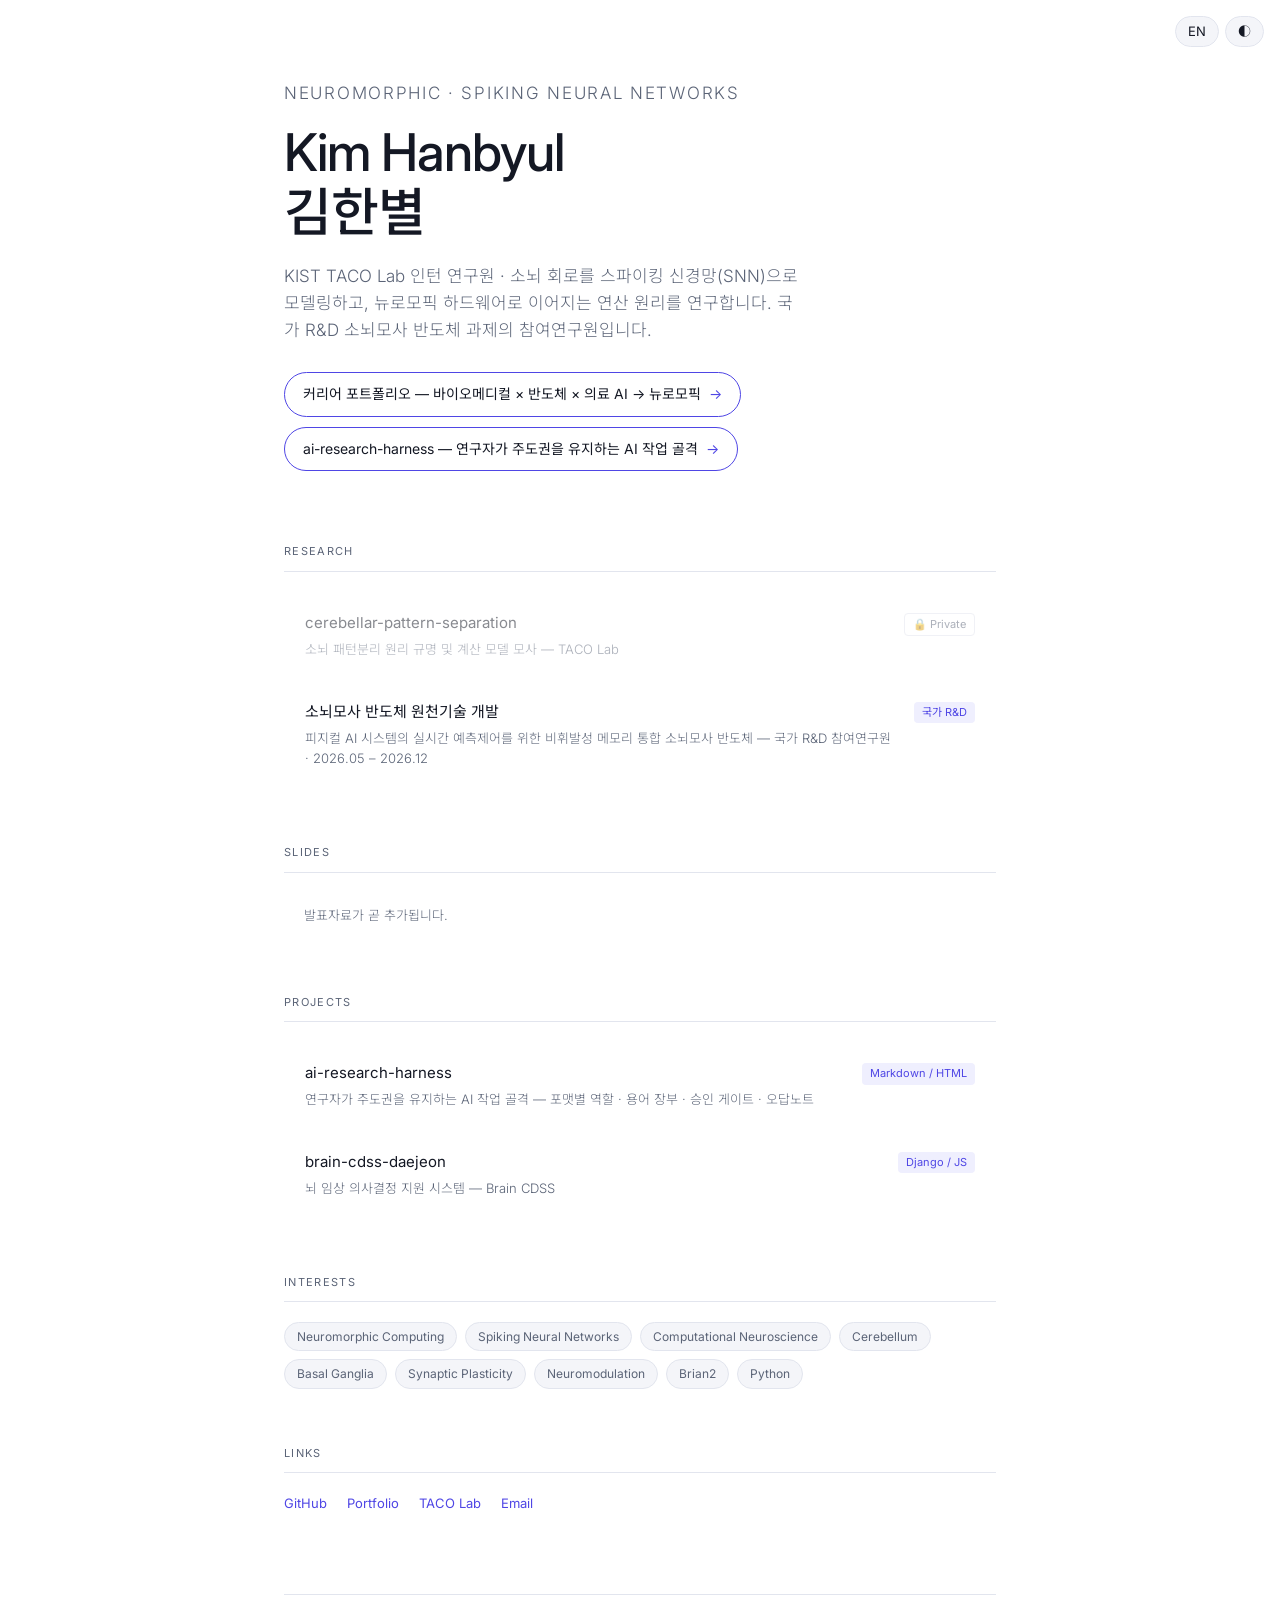
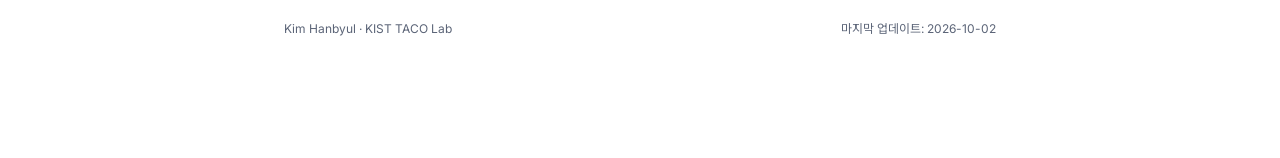
<file: index.html>
<!DOCTYPE html>
<html lang="ko">
<head>
  <meta charset="UTF-8">
  <meta name="viewport" content="width=device-width, initial-scale=1.0">
  <title>Kim Hanbyul — Neuromorphic · Spiking Neural Networks</title>
  <meta name="description" content="KIST TACO Lab · 소뇌 회로를 스파이킹 신경망(SNN)으로 모델링하고 뉴로모픽 하드웨어로 이어지는 연산 원리를 연구하는 김한별의 개인 페이지입니다.">
  <meta property="og:title" content="Kim Hanbyul — Neuromorphic · Spiking Neural Networks">
  <meta property="og:description" content="KIST TACO Lab · 소뇌 회로를 스파이킹 신경망(SNN)으로 모델링하고, 뉴로모픽 하드웨어로 이어지는 연산 원리를 연구합니다.">
  <meta property="og:url" content="https://kimhanbyul2000.github.io">
  <meta property="og:type" content="website">
  <!-- 미리보기 이미지는 CV_Portfolio 저장소의 src/render.py 가 만든다 -->
  <meta property="og:image" content="https://kimhanbyul2000.github.io/CV_Portfolio/assets/img/og.png">
  <meta property="og:image:width" content="1200">
  <meta property="og:image:height" content="630">
  <meta name="twitter:card" content="summary_large_image">
  <link rel="icon" href="favicon.svg" type="image/svg+xml">
  <link rel="preconnect" href="https://fonts.googleapis.com">
  <link href="https://fonts.googleapis.com/css2?family=Noto+Sans+KR:wght@300;400;500&family=Inter:wght@300;400;500&display=swap" rel="stylesheet">
  <link rel="stylesheet" href="css/style.css">
  <script>
    // 저장된 테마·언어를 그리기 전에 적용한다(깜빡임 방지). 저장이 막혀 있어도 기본값으로 동작한다.
    // 두 값 모두 같은 도메인의 /CV_Portfolio/ 와 공유된다.
    try {
      var t = localStorage.getItem("theme"); if (t) document.documentElement.dataset.theme = t;
      var l = localStorage.getItem("lang"); if (l) document.documentElement.dataset.lang = l;
    } catch (e) {}
  </script>
  <style>
    body { min-height: 100vh; }

    @keyframes fadeIn {
      from { opacity: 0; transform: translateY(12px); }
      to   { opacity: 1; transform: none; }
    }

    .container {
      max-width: 760px;
      margin: 0 auto;
      padding: 80px 24px 120px;
      animation: fadeIn 0.5s ease;
    }

    /* Hero */
    .hero { margin-bottom: 72px; }

    .hero-label {
      font-size: 13px;
      letter-spacing: 0.1em;
      text-transform: uppercase;
      color: var(--accent-light);
      margin-bottom: 16px;
    }

    .hero h1 {
      font-size: clamp(32px, 6vw, 52px);
      font-weight: 500;
      letter-spacing: -0.02em;
      line-height: 1.15;
      margin-bottom: 20px;
    }

    .hero p {
      font-size: 17px;
      color: var(--muted);
      max-width: 520px;
      font-weight: 300;
    }

    .hero-actions { margin-top: 28px; display: flex; flex-wrap: wrap; gap: 10px; }

    .btn-portfolio {
      display: inline-flex;
      align-items: center;
      gap: 8px;
      font-size: 14px;
      color: var(--text);
      text-decoration: none;
      padding: 10px 18px;
      border: 1px solid var(--accent);
      border-radius: 999px;
      transition: background 0.15s;
    }

    .btn-portfolio:hover { background: var(--surface); }
    .btn-portfolio .arrow { color: var(--accent-light); }

    /* 언어: 문구는 lang="ko"/"en" 쌍으로 두고 선택되지 않은 쪽을 숨긴다 */
    :root:not([data-lang="en"]) body [lang="en"] { display: none !important; }
    :root[data-lang="en"] body [lang="ko"] { display: none !important; }

    /* Theme / language toggle */
    .toolbar {
      position: fixed;
      top: 16px;
      right: 16px;
      display: flex;
      gap: 6px;
      z-index: 10;
    }

    .theme-toggle {
      appearance: none;
      border: 1px solid var(--border);
      background: var(--surface);
      color: var(--text);
      border-radius: 999px;
      padding: 4px 12px;
      font: inherit;
      font-size: 13px;
      cursor: pointer;
    }

    /* Section */
    section { margin-bottom: 56px; }

    .section-title {
      font-size: 11px;
      letter-spacing: 0.12em;
      text-transform: uppercase;
      color: var(--muted);
      margin-bottom: 20px;
      padding-bottom: 10px;
      border-bottom: 1px solid var(--border);
    }

    /* Cards */
    .card-list { display: flex; flex-direction: column; gap: 2px; }

    .card {
      display: flex;
      justify-content: space-between;
      align-items: flex-start;
      padding: 18px 20px;
      border-radius: 8px;
      text-decoration: none;
      color: var(--text);
      transition: background 0.15s;
      border: 1px solid transparent;
    }

    .card:hover {
      background: var(--surface);
      border-color: var(--border);
    }

    .card-left { flex: 1; }

    .card-name {
      font-size: 15px;
      font-weight: 400;
      margin-bottom: 4px;
    }

    .card-desc {
      font-size: 13px;
      color: var(--muted);
      font-weight: 300;
    }

    .card-tag {
      font-size: 11px;
      color: var(--accent-light);
      background: rgba(99, 102, 241, 0.1);
      padding: 2px 8px;
      border-radius: 4px;
      white-space: nowrap;
      margin-left: 16px;
      margin-top: 2px;
    }

    .card-private {
      cursor: default;
      opacity: 0.5;
    }

    .card-static { cursor: default; }

    .card-private:hover {
      background: transparent;
      border-color: transparent;
    }

    .tag-private {
      font-size: 11px;
      color: var(--muted);
      background: transparent;
      border: 1px solid var(--border);
      padding: 2px 8px;
      border-radius: 4px;
      white-space: nowrap;
      margin-left: 16px;
      margin-top: 2px;
    }

    /* Slides empty state */
    .slides-empty {
      font-size: 13px;
      color: var(--muted);
      padding: 12px 20px;
      font-weight: 300;
    }

    /* Tags */
    .tag-list { display: flex; flex-wrap: wrap; gap: 8px; }

    .tag {
      font-size: 12px;
      color: var(--muted);
      background: var(--surface);
      border: 1px solid var(--border);
      padding: 4px 12px;
      border-radius: 20px;
    }

    /* Links */
    .link-list { display: flex; gap: 20px; flex-wrap: wrap; }

    .ext-link {
      font-size: 13px;
      color: var(--accent-light);
      text-decoration: none;
    }

    .ext-link:hover { text-decoration: underline; }

    /* Footer */
    footer {
      margin-top: 80px;
      padding-top: 24px;
      border-top: 1px solid var(--border);
      font-size: 12px;
      color: var(--muted);
      display: flex;
      justify-content: space-between;
      flex-wrap: wrap;
      gap: 8px;
    }
  </style>
</head>
<body>
<div class="toolbar">
  <button class="theme-toggle" id="lang" type="button" aria-label="언어 전환 / Switch language">EN</button>
  <button class="theme-toggle" id="theme" type="button" aria-label="테마 전환 (라이트 / 다크)">◐</button>
</div>
<div class="container">

  <div class="hero">
    <p class="hero-label">Neuromorphic · Spiking Neural Networks</p>
    <h1>Kim Hanbyul<br>김한별</h1>
    <p lang="ko">KIST TACO Lab 인턴 연구원 · 소뇌 회로를 스파이킹 신경망(SNN)으로 모델링하고, 뉴로모픽 하드웨어로 이어지는 연산 원리를 연구합니다. 국가 R&amp;D 소뇌모사 반도체 과제의 참여연구원입니다.</p>
    <p lang="en">Research Intern at KIST TACO Lab · I model cerebellar circuits as spiking neural networks (SNNs) and study the computational principles that carry over to neuromorphic hardware. Participating researcher in a national R&amp;D project on cerebellum-inspired semiconductors.</p>
    <div class="hero-actions">
      <a class="btn-portfolio" href="CV_Portfolio/"><span lang="ko">커리어 포트폴리오 — 바이오메디컬 × 반도체 × 의료 AI → 뉴로모픽</span><span lang="en">Career portfolio — Biomedical × Semiconductor × Medical AI → Neuromorphic</span> <span class="arrow">→</span></a>
      <a class="btn-portfolio" href="ai-research-harness/"><span lang="ko">ai-research-harness — 연구자가 주도권을 유지하는 AI 작업 골격</span><span lang="en">ai-research-harness — an AI workflow scaffold that keeps the researcher in charge</span> <span class="arrow">→</span></a>
    </div>
  </div>

  <section>
    <p class="section-title">Research</p>
    <div class="card-list">
      <div class="card card-private">
        <div class="card-left">
          <div class="card-name">cerebellar-pattern-separation</div>
          <div class="card-desc"><span lang="ko">소뇌 패턴분리 원리 규명 및 계산 모델 모사</span><span lang="en">Uncovering cerebellar pattern separation and reproducing it in computational models</span> — TACO Lab</div>
        </div>
        <span class="tag-private">🔒 Private</span>
      </div>
      <div class="card card-static">
        <div class="card-left">
          <div class="card-name"><span lang="ko">소뇌모사 반도체 원천기술 개발</span><span lang="en">Cerebellum-inspired semiconductor technology</span></div>
          <div class="card-desc"><span lang="ko">피지컬 AI 시스템의 실시간 예측제어를 위한 비휘발성 메모리 통합 소뇌모사 반도체 — 국가 R&amp;D 참여연구원 · 2026.05 – 2026.12</span><span lang="en">Cerebellum-inspired semiconductors integrated with non-volatile memory for real-time predictive control of physical AI systems — participating researcher, national R&amp;D · May – Dec 2026</span></div>
        </div>
        <span class="card-tag"><span lang="ko">국가 R&amp;D</span><span lang="en">National R&amp;D</span></span>
      </div>
    </div>
  </section>

  <section>
    <p class="section-title">Slides</p>
    <div class="card-list">
      <!-- 발표자료 추가 시 아래 형식으로 카드를 삽입하세요:
      <a class="card" href="slides/YYYY-주제/">
        <div class="card-left">
          <div class="card-name">발표 제목</div>
          <div class="card-desc">학회명 · YYYY-MM-DD</div>
        </div>
        <span class="card-tag">학회</span>
      </a>
      -->
      <p class="slides-empty"><span lang="ko">발표자료가 곧 추가됩니다.</span><span lang="en">Slides coming soon.</span></p>
    </div>
  </section>

  <section>
    <p class="section-title">Projects</p>
    <div class="card-list">
      <a class="card" href="https://github.com/KimHanbyul2000/ai-research-harness">
        <div class="card-left">
          <div class="card-name">ai-research-harness</div>
          <div class="card-desc"><span lang="ko">연구자가 주도권을 유지하는 AI 작업 골격 — 포맷별 역할 · 용어 장부 · 승인 게이트 · 오답노트</span><span lang="en">An AI workflow scaffold that keeps the researcher in charge — format roles · glossary · approval gates · error log</span></div>
        </div>
        <span class="card-tag">Markdown / HTML</span>
      </a>
      <a class="card" href="https://github.com/KimHanbyul2000/brain-cdss-daejeon">
        <div class="card-left">
          <div class="card-name">brain-cdss-daejeon</div>
          <div class="card-desc"><span lang="ko">뇌 임상 의사결정 지원 시스템</span><span lang="en">Brain clinical decision support system</span> — Brain CDSS</div>
        </div>
        <span class="card-tag">Django / JS</span>
      </a>
    </div>
  </section>

  <section>
    <p class="section-title">Interests</p>
    <div class="tag-list">
      <span class="tag">Neuromorphic Computing</span>
      <span class="tag">Spiking Neural Networks</span>
      <span class="tag">Computational Neuroscience</span>
      <span class="tag">Cerebellum</span>
      <span class="tag">Basal Ganglia</span>
      <span class="tag">Synaptic Plasticity</span>
      <span class="tag">Neuromodulation</span>
      <span class="tag">Brian2</span>
      <span class="tag">Python</span>
    </div>
  </section>

  <section>
    <p class="section-title">Links</p>
    <div class="link-list">
      <a class="ext-link" href="https://github.com/KimHanbyul2000">GitHub</a>
      <a class="ext-link" href="CV_Portfolio/">Portfolio</a>
      <a class="ext-link" href="https://taco-lab.net">TACO Lab</a>
      <a class="ext-link" href="mailto:rlagksquf1208@gmail.com">Email</a>
    </div>
  </section>

  <footer>
    <span>Kim Hanbyul · KIST TACO Lab</span>
    <span><span lang="ko">마지막 업데이트</span><span lang="en">Last updated</span>: <time id="updated" datetime="2026-10-02">2026-10-02</time></span>
  </footer>

</div>
<script>
  // 테마 전환: 현재 테마(저장값 또는 OS)의 반대로 바꾸고 저장한다
  document.getElementById("theme").onclick = function () {
    var root = document.documentElement;
    var now = root.dataset.theme || (matchMedia("(prefers-color-scheme: dark)").matches ? "dark" : "light");
    root.dataset.theme = now === "dark" ? "light" : "dark";
    try { localStorage.setItem("theme", root.dataset.theme); } catch (e) {}
  };

  // 언어 전환: 기본은 한국어. 버튼에는 바꿀 언어를 표시한다
  var langBtn = document.getElementById("lang");
  function showLang() {
    var en = document.documentElement.dataset.lang === "en";
    langBtn.textContent = en ? "KO" : "EN";
    document.documentElement.lang = en ? "en" : "ko";
  }
  langBtn.onclick = function () {
    var root = document.documentElement;
    root.dataset.lang = root.dataset.lang === "en" ? "ko" : "en";
    try { localStorage.setItem("lang", root.dataset.lang); } catch (e) {}
    showLang();
  };
  showLang();

  // 마지막 업데이트: 기본 브랜치의 최신 커밋 날짜(KST)로 바꾼다. 실패하면 적어 둔 날짜를 그대로 둔다
  fetch("https://api.github.com/repos/KimHanbyul2000/KimHanbyul2000.github.io/commits?per_page=1")
    .then(function (r) { return r.ok ? r.json() : Promise.reject(); })
    .then(function (c) {
      var d = new Date(c[0].commit.committer.date).toLocaleDateString("sv-SE", { timeZone: "Asia/Seoul" });
      var el = document.getElementById("updated");
      el.textContent = d;
      el.setAttribute("datetime", d);
    })
    .catch(function () {});
</script>
</body>
</html>
</file>
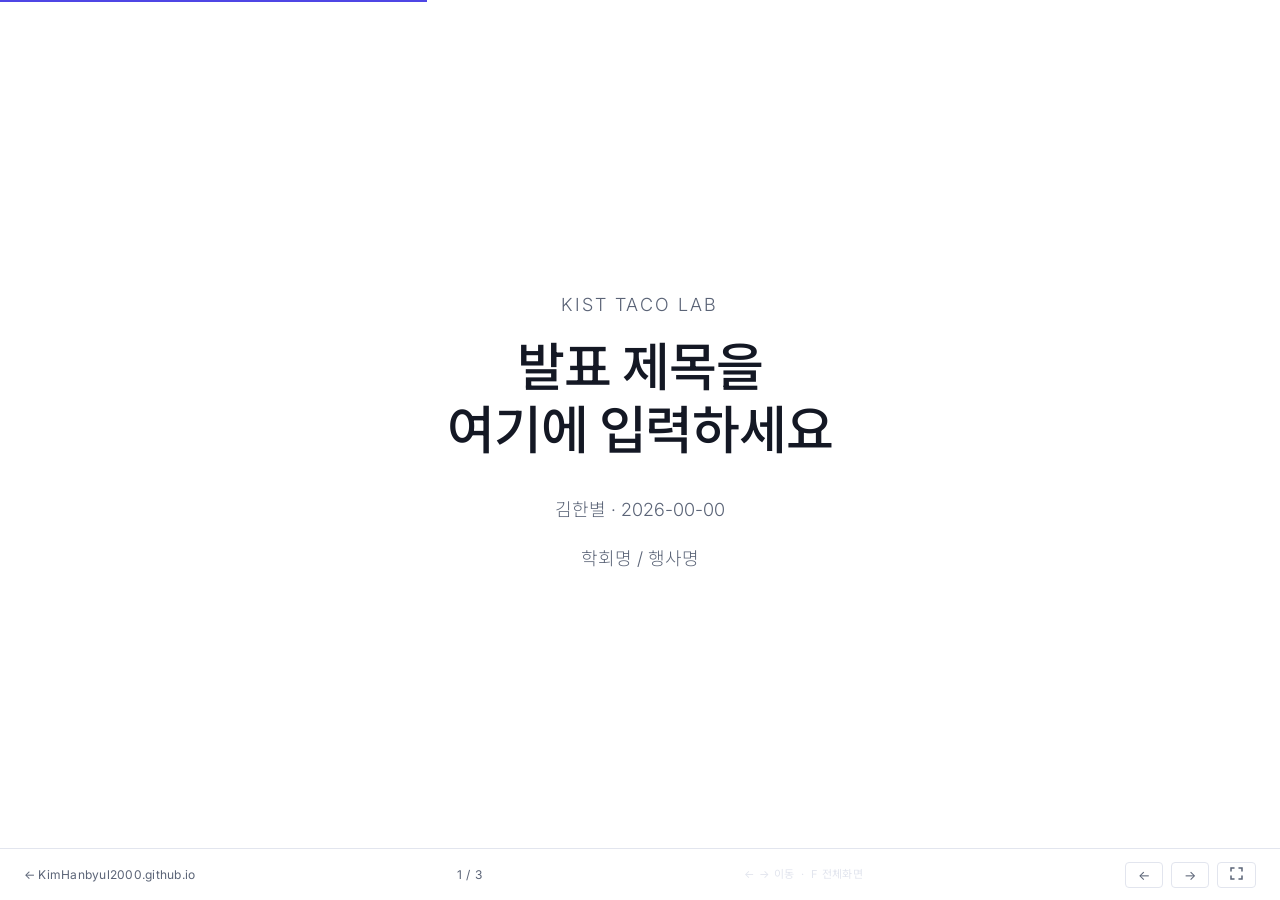
<file: slides/_template/index.html>
<!DOCTYPE html>
<html lang="ko">
<head>
  <meta charset="UTF-8">
  <meta name="viewport" content="width=device-width, initial-scale=1.0">
  <title>발표 제목 — Kim Hanbyul</title>
  <link rel="preconnect" href="https://fonts.googleapis.com">
  <link href="https://fonts.googleapis.com/css2?family=Noto+Sans+KR:wght@300;400;500&family=Inter:wght@300;400;500&display=swap" rel="stylesheet">
  <link rel="stylesheet" href="../../css/style.css">
  <style>
    html, body { height: 100%; overflow: hidden; }

    /* Slides */
    #slides { width: 100%; height: 100vh; position: relative; }

    .slide {
      position: absolute;
      inset: 0;
      display: flex;
      align-items: center;
      justify-content: center;
      padding: 80px 10vw 100px;
      opacity: 0;
      pointer-events: none;
      transition: opacity 0.25s ease;
    }

    .slide.active {
      opacity: 1;
      pointer-events: auto;
    }

    .slide-content { max-width: 860px; width: 100%; }

    /* Title slide */
    .title-slide { text-align: center; }

    .slide-label {
      font-size: 12px;
      letter-spacing: 0.12em;
      text-transform: uppercase;
      color: var(--accent-light);
      margin-bottom: 24px;
    }

    .title-slide h1 {
      font-size: clamp(28px, 5vw, 52px);
      font-weight: 500;
      letter-spacing: -0.02em;
      line-height: 1.2;
      margin-bottom: 32px;
    }

    .slide-author {
      font-size: 16px;
      color: var(--text);
      margin-bottom: 8px;
    }

    .slide-venue {
      font-size: 14px;
      color: var(--muted);
      font-weight: 300;
    }

    /* Content slide */
    .slide-content h2 {
      font-size: clamp(20px, 3vw, 32px);
      font-weight: 500;
      letter-spacing: -0.01em;
      margin-bottom: 36px;
      padding-bottom: 16px;
      border-bottom: 1px solid var(--border);
    }

    .slide-content p {
      font-size: clamp(15px, 2vw, 18px);
      color: var(--muted);
      line-height: 1.8;
      font-weight: 300;
      margin-bottom: 16px;
    }

    .slide-content ul {
      list-style: none;
      display: flex;
      flex-direction: column;
      gap: 16px;
    }

    .slide-content li {
      font-size: clamp(15px, 2vw, 18px);
      color: var(--muted);
      font-weight: 300;
      padding-left: 20px;
      position: relative;
      line-height: 1.6;
    }

    .slide-content li::before {
      content: '—';
      position: absolute;
      left: 0;
      color: var(--accent-light);
    }

    /* Navigation bar */
    .nav {
      position: fixed;
      bottom: 0;
      left: 0;
      right: 0;
      height: 52px;
      display: flex;
      align-items: center;
      justify-content: space-between;
      padding: 0 24px;
      border-top: 1px solid var(--border);
      background: var(--bg);
    }

    .nav-home {
      font-size: 12px;
      color: var(--muted);
      text-decoration: none;
      letter-spacing: 0.02em;
      transition: color 0.15s;
    }

    .nav-home:hover { color: var(--accent-light); }

    .nav-counter {
      font-size: 12px;
      color: var(--muted);
      letter-spacing: 0.05em;
    }

    .nav-arrows { display: flex; gap: 8px; }

    .nav-arrows button {
      background: none;
      border: 1px solid var(--border);
      color: var(--muted);
      padding: 4px 12px;
      border-radius: 4px;
      cursor: pointer;
      font-size: 13px;
      font-family: inherit;
      transition: border-color 0.15s, color 0.15s;
    }

    .nav-arrows button:hover {
      border-color: var(--accent);
      color: var(--accent-light);
    }

    .nav-hint {
      font-size: 11px;
      color: var(--border);
      letter-spacing: 0.03em;
      user-select: none;
    }

    /* Progress bar */
    .progress {
      position: fixed;
      top: 0;
      left: 0;
      height: 2px;
      background: var(--accent);
      transition: width 0.2s;
    }
  </style>
</head>
<body>

<div class="progress" id="progress"></div>

<div id="slides">

  <!-- ① 타이틀 슬라이드 -->
  <section class="slide active">
    <div class="slide-content title-slide">
      <p class="slide-label">KIST TACO Lab</p>
      <h1>발표 제목을<br>여기에 입력하세요</h1>
      <p class="slide-author">김한별 · 2026-00-00</p>
      <p class="slide-venue">학회명 / 행사명</p>
    </div>
  </section>

  <!-- ② 내용 슬라이드 예시 -->
  <section class="slide">
    <div class="slide-content">
      <h2>슬라이드 제목</h2>
      <ul>
        <li>첫 번째 항목 — 설명을 여기에 작성합니다.</li>
        <li>두 번째 항목 — 설명을 여기에 작성합니다.</li>
        <li>세 번째 항목 — 설명을 여기에 작성합니다.</li>
      </ul>
    </div>
  </section>

  <!-- ③ 텍스트 슬라이드 예시 -->
  <section class="slide">
    <div class="slide-content">
      <h2>텍스트 슬라이드</h2>
      <p>단락 형태의 내용을 작성할 때 사용합니다. 계산신경과학 연구 내용이나 실험 결과를 서술형으로 설명할 수 있습니다.</p>
      <p>두 번째 단락입니다. 추가 설명을 여기에 작성합니다.</p>
    </div>
  </section>

  <!-- 슬라이드 추가 시 위 패턴을 복사하세요 -->

</div>

<!-- 하단 네비게이션 -->
<nav class="nav">
  <a class="nav-home" href="../../">← KimHanbyul2000.github.io</a>
  <span class="nav-counter"><span id="cur">1</span> / <span id="tot"></span></span>
  <span class="nav-hint">← → 이동 &nbsp;·&nbsp; F 전체화면</span>
  <div class="nav-arrows">
    <button onclick="prev()" title="이전 (←)">←</button>
    <button onclick="next()" title="다음 (→)">→</button>
    <button onclick="toggleFs()" title="전체화면 (F)">
      <svg width="13" height="13" viewBox="0 0 13 13" fill="none" stroke="currentColor" stroke-width="1.5" stroke-linecap="round">
        <path d="M1 4V1h3M9 1h3v3M12 9v3H9M4 12H1V9"/>
      </svg>
    </button>
  </div>
</nav>

<script>
  const slides = document.querySelectorAll('.slide');
  const total = slides.length;
  let cur = 0;

  document.getElementById('tot').textContent = total;

  function show(n) {
    slides[cur].classList.remove('active');
    cur = (n + total) % total;
    slides[cur].classList.add('active');
    document.getElementById('cur').textContent = cur + 1;
    document.getElementById('progress').style.width = ((cur + 1) / total * 100) + '%';
  }

  function next() { show(cur + 1); }
  function prev() { show(cur - 1); }

  function toggleFs() {
    if (!document.fullscreenElement) document.documentElement.requestFullscreen();
    else document.exitFullscreen();
  }

  // 키보드
  document.addEventListener('keydown', e => {
    if (e.key === 'ArrowRight' || e.key === ' ') { e.preventDefault(); next(); }
    if (e.key === 'ArrowLeft') { e.preventDefault(); prev(); }
    if (e.key === 'f' || e.key === 'F') toggleFs();
  });

  // 터치 스와이프
  let touchX = 0;
  document.addEventListener('touchstart', e => { touchX = e.touches[0].clientX; }, { passive: true });
  document.addEventListener('touchend', e => {
    const dx = e.changedTouches[0].clientX - touchX;
    if (Math.abs(dx) > 50) dx < 0 ? next() : prev();
  });

  // 슬라이드 클릭으로 전진
  document.getElementById('slides').addEventListener('click', next);

  show(0);
</script>

</body>
</html>
</file>
<file: css/style.css>
*, *::before, *::after { box-sizing: border-box; margin: 0; padding: 0; }

:root {
  --bg: #0f1117;
  --surface: #1a1d27;
  --border: #2a2d3a;
  --text: #e2e8f0;
  --muted: #64748b;
  --accent: #6366f1;
  --accent-light: #818cf8;
}

/* 라이트 테마 — OS 가 라이트이고 방문자가 다크를 고르지 않았을 때, 또는 라이트를 골랐을 때.
   선택은 localStorage "theme" 에 저장되며 같은 도메인의 /CV_Portfolio/ 와 공유된다. */
@media (prefers-color-scheme: light) {
  :root:not([data-theme="dark"]) {
    --bg: #ffffff;
    --surface: #f4f5f9;
    --border: #e2e5ee;
    --text: #141824;
    --muted: #5b6477;
    --accent: #4f46e5;
    --accent-light: #4f46e5;
  }
}
:root[data-theme="light"] {
  --bg: #ffffff;
  --surface: #f4f5f9;
  --border: #e2e5ee;
  --text: #141824;
  --muted: #5b6477;
  --accent: #4f46e5;
  --accent-light: #4f46e5;
}

html { scroll-behavior: smooth; }

::selection {
  background: rgba(99, 102, 241, 0.25);
  color: var(--text);
}

body {
  font-family: 'Inter', 'Noto Sans KR', sans-serif;
  background: var(--bg);
  color: var(--text);
  line-height: 1.6;
}

a:focus-visible {
  outline: 2px solid var(--accent);
  outline-offset: 3px;
  border-radius: 3px;
}
</file>
